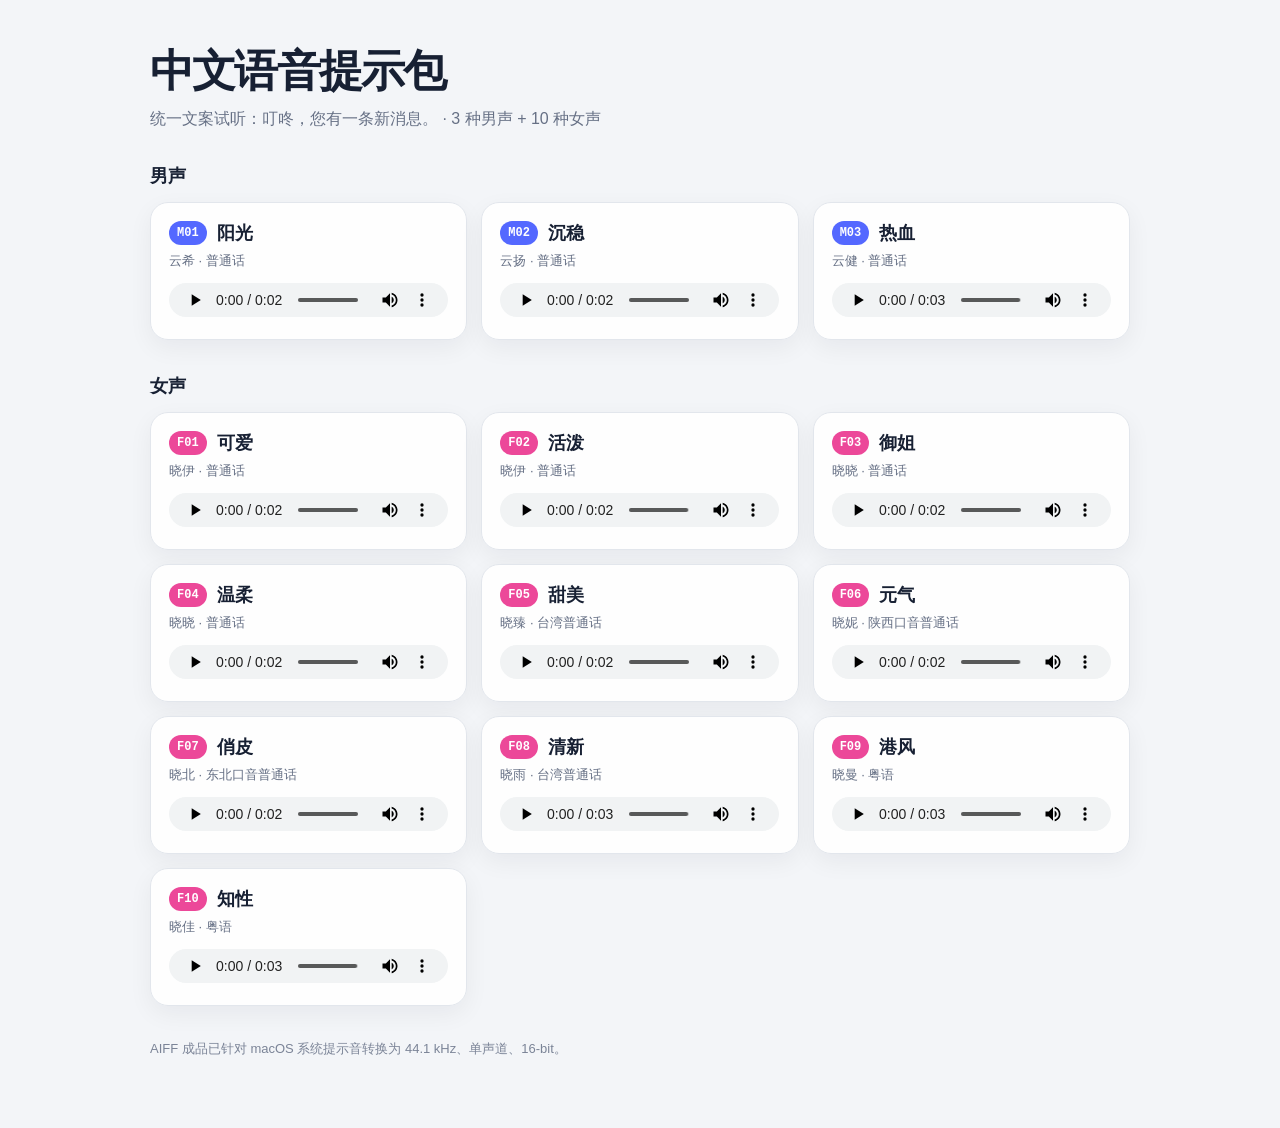
<file: 试听.html>
<!doctype html>
<html lang="zh-CN">
<head>
  <meta charset="utf-8">
  <meta name="viewport" content="width=device-width, initial-scale=1">
  <title>macOS 中文语音提示包 · 13 种试听</title>
  <style>
    :root { color-scheme: light dark; font-family: -apple-system, BlinkMacSystemFont, "SF Pro Display", "PingFang SC", sans-serif; }
    body { max-width: 980px; margin: 0 auto; padding: 42px 22px 70px; background: #f3f5f8; color: #172033; }
    h1 { margin: 0 0 8px; font-size: clamp(28px, 5vw, 44px); letter-spacing: -0.04em; }
    .lead { margin: 0 0 28px; color: #667085; }
    h2 { margin: 34px 0 14px; font-size: 18px; }
    .grid { display: grid; grid-template-columns: repeat(auto-fit, minmax(265px, 1fr)); gap: 14px; }
    .card { border: 1px solid #e2e6ec; border-radius: 18px; padding: 18px; background: rgba(255,255,255,.92); box-shadow: 0 8px 25px rgba(17,24,39,.055); }
    .top { display: flex; align-items: center; gap: 10px; margin-bottom: 7px; }
    .code { font: 700 12px/1 ui-monospace, SFMono-Regular, Menlo, monospace; color: #fff; background: #5468ff; border-radius: 999px; padding: 6px 8px; }
    .female .code { background: #ec4899; }
    .style { font-size: 18px; font-weight: 750; }
    .meta { color: #667085; font-size: 13px; margin-bottom: 13px; }
    audio { width: 100%; height: 34px; }
    footer { color: #7b8497; font-size: 13px; margin-top: 34px; }
    @media (prefers-color-scheme: dark) {
      body { background: #0f131c; color: #edf1f7; }
      .lead, .meta, footer { color: #99a3b5; }
      .card { background: #171d28; border-color: #283142; box-shadow: none; }
    }
  </style>
</head>
<body>
  <h1>中文语音提示包</h1>
  <p class="lead">统一文案试听：叮咚，您有一条新消息。 · 3 种男声 + 10 种女声</p>

  <h2>男声</h2>
  <div class="grid">
    <article class="card"><div class="top"><span class="code">M01</span><span class="style">阳光</span></div><div class="meta">云希 · 普通话</div><audio controls preload="metadata" src="outputs/mp3/CN_M01_男声_阳光_云希.mp3"></audio></article>
    <article class="card"><div class="top"><span class="code">M02</span><span class="style">沉稳</span></div><div class="meta">云扬 · 普通话</div><audio controls preload="metadata" src="outputs/mp3/CN_M02_男声_沉稳_云扬.mp3"></audio></article>
    <article class="card"><div class="top"><span class="code">M03</span><span class="style">热血</span></div><div class="meta">云健 · 普通话</div><audio controls preload="metadata" src="outputs/mp3/CN_M03_男声_热血_云健.mp3"></audio></article>
  </div>

  <h2>女声</h2>
  <div class="grid female">
    <article class="card"><div class="top"><span class="code">F01</span><span class="style">可爱</span></div><div class="meta">晓伊 · 普通话</div><audio controls preload="metadata" src="outputs/mp3/CN_F01_女声_可爱_晓伊.mp3"></audio></article>
    <article class="card"><div class="top"><span class="code">F02</span><span class="style">活泼</span></div><div class="meta">晓伊 · 普通话</div><audio controls preload="metadata" src="outputs/mp3/CN_F02_女声_活泼_晓伊.mp3"></audio></article>
    <article class="card"><div class="top"><span class="code">F03</span><span class="style">御姐</span></div><div class="meta">晓晓 · 普通话</div><audio controls preload="metadata" src="outputs/mp3/CN_F03_女声_御姐_晓晓.mp3"></audio></article>
    <article class="card"><div class="top"><span class="code">F04</span><span class="style">温柔</span></div><div class="meta">晓晓 · 普通话</div><audio controls preload="metadata" src="outputs/mp3/CN_F04_女声_温柔_晓晓.mp3"></audio></article>
    <article class="card"><div class="top"><span class="code">F05</span><span class="style">甜美</span></div><div class="meta">晓臻 · 台湾普通话</div><audio controls preload="metadata" src="outputs/mp3/CN_F05_女声_甜美_晓臻.mp3"></audio></article>
    <article class="card"><div class="top"><span class="code">F06</span><span class="style">元气</span></div><div class="meta">晓妮 · 陕西口音普通话</div><audio controls preload="metadata" src="outputs/mp3/CN_F06_女声_元气_晓妮.mp3"></audio></article>
    <article class="card"><div class="top"><span class="code">F07</span><span class="style">俏皮</span></div><div class="meta">晓北 · 东北口音普通话</div><audio controls preload="metadata" src="outputs/mp3/CN_F07_女声_俏皮_晓北.mp3"></audio></article>
    <article class="card"><div class="top"><span class="code">F08</span><span class="style">清新</span></div><div class="meta">晓雨 · 台湾普通话</div><audio controls preload="metadata" src="outputs/mp3/CN_F08_女声_清新_晓雨.mp3"></audio></article>
    <article class="card"><div class="top"><span class="code">F09</span><span class="style">港风</span></div><div class="meta">晓曼 · 粤语</div><audio controls preload="metadata" src="outputs/mp3/CN_F09_女声_港风_晓曼.mp3"></audio></article>
    <article class="card"><div class="top"><span class="code">F10</span><span class="style">知性</span></div><div class="meta">晓佳 · 粤语</div><audio controls preload="metadata" src="outputs/mp3/CN_F10_女声_知性_晓佳.mp3"></audio></article>
  </div>
  <footer>AIFF 成品已针对 macOS 系统提示音转换为 44.1 kHz、单声道、16-bit。</footer>
</body>
</html>
</file>
